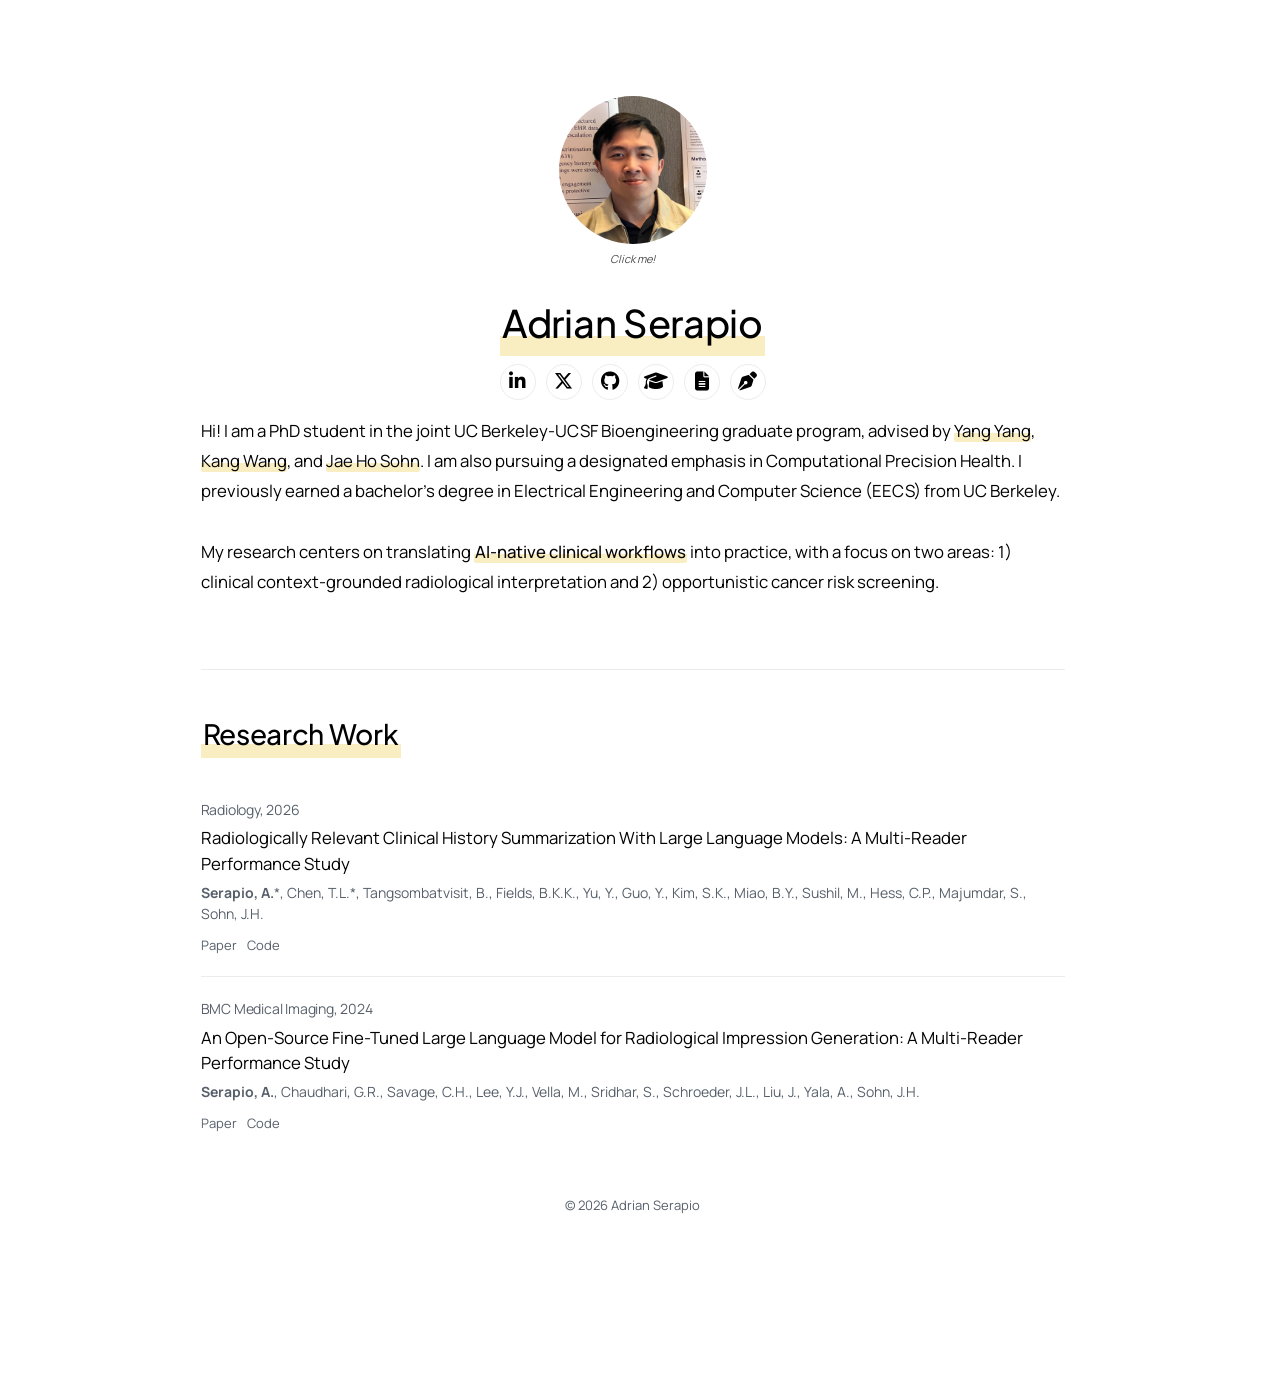
<file: index.html>
<!DOCTYPE html>
<html lang="en">
<head>
  <meta charset="utf-8" />

  <title>Adrian Serapio</title>

  <!-- Favicon (all platforms) -->
  <link rel="icon" href="favicon.ico?v=11" sizes="32x32" />
  <link rel="icon" type="image/svg+xml" href="favicon.svg?v=11" />
  <link rel="icon" type="image/png" href="favicon.png?v=11" />
  <link rel="apple-touch-icon" href="apple-touch-icon-v2.png?v=11" />

  <meta name="viewport" content="width=device-width, initial-scale=1" />
  <meta name="description" content="Adrian Serapio is a UC Berkeley–UCSF Bioengineering PhD student building AI-native clinical workflows." />
  <meta name="color-scheme" content="light" />

  <!-- Canonical -->
  <link rel="canonical" href="https://adtserapio.github.io/" />

  <!-- Open Graph (no Twitter tags) -->
  <meta property="og:type" content="website" />
  <meta property="og:locale" content="en_US" />
  <meta property="og:site_name" content="Adrian Serapio" />
  <meta property="og:title" content="Adrian Serapio" />
  <meta property="og:description" content="Adrian Serapio is a UC Berkeley–UCSF Bioengineering PhD student building AI-native clinical workflows." />
  <meta property="og:url" content="https://adtserapio.github.io/" />
  <meta property="og:image" content="https://adtserapio.github.io/preview.png" />
  <meta property="og:image:width" content="1200" />
  <meta property="og:image:height" content="630" />

  <!-- Structured data -->
  <script type="application/ld+json">
  {
    "@context": "https://schema.org",
    "@type": "Person",
    "name": "Adrian Serapio",
    "url": "https://adtserapio.github.io/",
    "image": "https://adtserapio.github.io/Photo.png",
    "jobTitle": "PhD Student, Bioengineering (UC Berkeley–UCSF)",
    "description": "Researcher building AI-native clinical Workflows",
    "affiliation": [
      { "@type": "Organization", "name": "University of California, Berkeley" },
      { "@type": "Organization", "name": "University of California, San Francisco" }
    ],
    "sameAs": [
      "https://www.linkedin.com/in/adrian-serapio",
      "https://scholar.google.com/citations?user=acDFpiQAAAAJ",
      "https://github.com/adtserapio"
    ]
  }
  </script>

<!-- Google Fonts: Manrope -->
  <link rel="preconnect" href="https://fonts.googleapis.com" />
  <link rel="preconnect" href="https://fonts.gstatic.com" crossorigin />
  <link href="https://fonts.googleapis.com/css2?family=Plus+Jakarta+Sans:wght@400;500;550;600;700&family=Manrope:wght@400;500;600;700&display=swap" rel="stylesheet" />

  <!-- Preload critical assets -->
  <link rel="preload" href="click_me.jpg" as="image" />
  <link rel="preload" href="choose_me.jpg" as="image" />
  <link rel="preload" href="love_me.jpg" as="image" />
  <link rel="preload" href="https://cdnjs.cloudflare.com/ajax/libs/font-awesome/6.5.2/css/all.min.css" as="style" crossorigin="anonymous" />
  <link rel="preload" href="https://cdnjs.cloudflare.com/ajax/libs/font-awesome/6.5.2/webfonts/fa-brands-400.woff2" as="font" type="font/woff2" crossorigin="anonymous" />
  <link rel="preload" href="https://cdnjs.cloudflare.com/ajax/libs/font-awesome/6.5.2/webfonts/fa-solid-900.woff2" as="font" type="font/woff2" crossorigin="anonymous" />

  <!-- Icons -->
  <link rel="stylesheet" href="https://cdnjs.cloudflare.com/ajax/libs/font-awesome/6.5.2/css/all.min.css" integrity="sha512-SnH5WK+bZxgPHs44uWIX+LLJAJ9/2PkPKZ5QiAj6Ta86w+fsb2TkcmfRyVX3pBnMFcV7oQPJkl9QevSCWr3W6A==" crossorigin="anonymous" referrerpolicy="no-referrer" />


  <style>
    :root {
      --bg: #ffffff;
      --fg: #000000;
      --muted: #57606a;
      --accent: #e6b800;
      --highlight: color-mix(in oklab, var(--accent) 24%, transparent);
      --highlight-hover: color-mix(in oklab, var(--accent) 42%, transparent);
      --card-border: rgba(13, 17, 23, 0.08);
      --maxw: 960px;
      --padx: 40px;
    }




    .ascii-video-wrap {
      position: fixed;
      top: 0;
      right: 0;
      bottom: 0;
      left: calc(300px + var(--maxw) - 200px);
      z-index: 0;
      pointer-events: none;
      user-select: none;
      display: flex;
      align-items: center;
      justify-content: center;
      overflow: hidden;
      /* Opaque bg matching the page so the video's flat background can blend
         into it (mix-blend-mode blends within this stacking context, not the
         whole page). Makes the video rectangle seamless. */
      background: var(--bg);
    }
    .ascii-video-wrap video {
      /* Scales with viewport width above the 1400px breakpoint instead of
         capping at a fixed 350px, so large/high-res screens get a bigger
         heart. Ratio (575/350 ≈ 1.643) kept consistent between the two. */
      max-width: clamp(350px, 22vw, 620px);
      max-height: clamp(575px, 36vw, 1020px);
      object-fit: contain;
      opacity: 1;
      /* white bg + multiply: the flat video background resolves exactly to
         the page bg, so its edge is invisible. */
      mix-blend-mode: multiply;
    }
    @media (max-width: 1400px) {
      .ascii-video-wrap {
        position: relative;
        left: 0;
        top: auto;
        right: auto;
        bottom: auto;
        width: 100%;
        justify-content: center;
        padding: 0 0 40px;
      }
      .ascii-video-wrap video {
        max-width: 220px;
        max-height: 360px;
      }
    }

    * { box-sizing: border-box; }
    html {
      overflow-y: scroll;
      scrollbar-gutter: stable;
      background: var(--bg);
    }
    html, body { height: 100%; }

    body {
      margin: 0;
      color: var(--fg);
      background: var(--bg);
      font: 16px/1.7 "Manrope", -apple-system, BlinkMacSystemFont, "Segoe UI", Roboto, Helvetica Neue, Arial, sans-serif;
      -webkit-font-smoothing: antialiased;
      -moz-osx-font-smoothing: grayscale;
    }

    a {
      color: var(--fg);
      text-decoration: none;
      background-image: linear-gradient(transparent 62%, var(--highlight) 62%);
      background-repeat: no-repeat;
      transition: background-image 0.2s ease;
      border-radius: 2px;
    }
    a:hover {
      background-image: linear-gradient(transparent 62%, var(--highlight-hover) 62%);
    }
    a:focus-visible {
      outline: 2px solid color-mix(in oklab, var(--accent) 70%, transparent);
      outline-offset: 3px;
      border-radius: 6px;
    }



    /* -----------------------------
       Page layout
    ------------------------------ */
    .wrap {
      max-width: var(--maxw);
      margin: 0;
      padding: 60px 40px 80px 240px;
      position: relative;
      z-index: 2;
    }
    @media (max-width: 1400px) {
      .wrap {
        padding: 40px 48px 12px;
        margin: 0 auto;
      }
      .wrap .toprow { align-items: center; margin-top: 24px; }
      .wrap .toprow > div { align-items: center; }
      .wrap h1 { text-align: center; }
      .wrap nav.links { justify-content: center; }
      .wrap .intro { text-align: left; }
      .wrap footer { text-align: center; margin-top: 24px; }
    }

    header {
      margin-bottom: 40px;
      padding: 32px 0;
    }

    .toprow { display:flex; flex-direction:column; align-items:flex-start; gap:8px; text-align:left; }
    .toprow > div { display:flex; flex-direction:column; align-items:flex-start; }
    .links { margin-top: 8px; }

    .avatar-wrap {
      position: relative;
      z-index: 3;
      display: flex;
      flex-direction: column;
      align-items: center;
      gap: 6px;
      cursor: pointer;
    }
    .avatar-wrap img {
      width: 148px;
      height: 148px;
      object-fit: cover;
      border-radius: 50%;
    }
    .avatar-wrap .click-hint {
      font-size: 11px;
      opacity: 0.7;
      font-style: italic;
      text-align: center;
      width: 148px;
      height: 3em;
    }

    h1 {
      margin: 0;
      font-size: clamp(30px, 4.5vw, 38px);
      letter-spacing: -0.3px;
      font-weight: 500;
      color: var(--fg);
      font-family: "Plus Jakarta Sans", sans-serif;
      display: inline-block;
      background-image: linear-gradient(transparent 70%, var(--highlight) 70%);
      background-repeat: no-repeat;
      padding: 0 2px;
    }

    .links { display:flex; gap:10px; }
    .icon {
      display:inline-flex;
      align-items:center;
      justify-content:center;
      width:36px;
      height:36px;
      border-radius:50%;
      background: transparent;
      border: 1px solid var(--card-border);
      background-image: none;
      transition: border-color 0.2s ease, background-color 0.2s ease, color 0.2s ease;
    }
    .icon {
      text-decoration: none;
    }
    .icon:hover {
      border-color: var(--accent);
      background-color: var(--accent);
      color: #fff;
      text-decoration: none;
      background-image: none;
    }
    .icon i { font-size: 19px; line-height: 1; }

    .intro {
      font-size: 1.05rem;
      margin: 16px 0 0;
      line-height: 1.8;
      color: var(--fg);
      text-align: left;
    }

    .bio-emphasis {
      font-weight: 500;
      color: color-mix(in oklab, var(--fg) 86%, var(--accent) 14%);
      background-image: linear-gradient(transparent 62%, var(--highlight) 62%);
      background-repeat: no-repeat;
      border-radius: 2px;
      padding: 0 1px;
    }

    hr {
      height: 1px;
      border: 0;
      background: var(--card-border);
      margin: 0 0 40px;
    }

    section {
      padding: 0;
    }

    h2 {
      margin: 0 0 4px;
      font-size: clamp(22px, 3vw, 28px);
      letter-spacing: -0.3px;
      color: var(--fg);
      font-weight: 500;
      font-family: "Plus Jakarta Sans", sans-serif;
      display: inline-block;
      background-image: linear-gradient(transparent 70%, var(--highlight) 70%);
      background-repeat: no-repeat;
      padding: 0 2px;
    }

    .pubs {
      margin-top: 16px;
    }
    .pub {
      padding: 20px 0;
      margin-bottom: 0;
    }
    .pub + .pub {
      border-top: 1px solid var(--card-border);
    }
    .pub .venue {
      color: var(--muted);
      font-size: 14px;
      letter-spacing: -0.2px;
      font-weight: 400;
      margin-bottom: 4px;
      font-family: "Manrope", -apple-system, BlinkMacSystemFont, sans-serif;
    }
    .pub .title {
      font-weight: 400;
      margin: 4px 0 6px;
      line-height: 1.5;
      color: var(--fg);
      font-size: 1.05rem;
    }
    .pub .title a {
      color: inherit;
      background-image: none;
    }
    .pub .title a:hover {
      background-image: linear-gradient(transparent 62%, var(--highlight-hover) 62%);
    }
    .pub .authors {
      color: var(--muted);
      font-size: 14px;
      line-height: 1.5;
    }
    .pub .links { margin-top: 10px; display:flex; gap:10px; flex-wrap:wrap; }
    .pub .links a {
      padding: 0;
      font-size: 13px;
      font-weight: 400;
      color: var(--muted);
      border: none;
      background-image: none;
      transition: color 0.2s ease, background-image 0.2s ease;
      display: inline;
      font-family: "Manrope", -apple-system, BlinkMacSystemFont, sans-serif;
    }
    .pub .links a:hover {
      color: var(--fg);
      background-image: linear-gradient(transparent 62%, var(--highlight-hover) 62%);
    }

    footer {
      margin-top: 32px;
      color: var(--muted);
      font-size: 13px;
      text-align: left;
      padding: 16px 0;
    }

  </style>
</head>

<body>
  <div class="wrap">
    <header>
      <div class="toprow">
        <div class="avatar-wrap" id="avatar-toggle">
          <img src="click_me.jpg" alt="Portrait of Adrian Serapio" draggable="false" />
          <span class="click-hint">Click me!</span>
        </div>
        <div>
          <h1>Adrian Serapio</h1>
          <nav class="links" aria-label="profiles">
          <!-- LinkedIn -->
          <a class="icon" href="https://www.linkedin.com/in/adrian-serapio" target="_blank" rel="noopener" aria-label="LinkedIn">
            <i class="fa-brands fa-linkedin-in" aria-hidden="true"></i>
          </a>
          <!-- X (Twitter) -->
          <a class="icon" href="https://x.com/adtserapio" target="_blank" rel="noopener" aria-label="X (Twitter)">
            <i class="fa-brands fa-x-twitter" aria-hidden="true"></i>
          </a>
          <!-- GitHub -->
          <a class="icon" href="https://github.com/adtserapio" target="_blank" rel="noopener" aria-label="GitHub">
            <i class="fa-brands fa-github" aria-hidden="true"></i>
          </a>
          <!-- Google Scholar -->
          <a class="icon" href="https://scholar.google.com/citations?user=acDFpiQAAAAJ" target="_blank" rel="noopener" aria-label="Google Scholar">
            <i class="fa-solid fa-graduation-cap" aria-hidden="true"></i>
          </a>
          <!-- Resume PDF -->
          <a class="icon" href="Resume.pdf" target="_blank" rel="noopener" aria-label="Resume PDF">
            <i class="fa-solid fa-file-lines" aria-hidden="true"></i>
          </a>
          <!-- Blog -->
          <a class="icon" href="blog/index.html" aria-label="Blog">
            <i class="fa-solid fa-pen-nib" aria-hidden="true"></i>
          </a>
          </nav>
        </div>
      </div>

      <p class="intro">
Hi! I am a PhD student in the joint UC Berkeley-UCSF Bioengineering graduate program, advised by
<a href="https://profiles.ucsf.edu/yang.yang" target="_blank" rel="noopener">Yang Yang</a>, <a href="https://profiles.ucsf.edu/kang.wang" target="_blank" rel="noopener">Kang Wang</a>, and <a href="https://profiles.ucsf.edu/jae.sohn" target="_blank" rel="noopener">Jae Ho Sohn</a>.
I am also pursuing a designated emphasis in Computational Precision Health. I previously earned a bachelor’s degree in Electrical Engineering and Computer Science (EECS)
from UC Berkeley. 
<br/> <br/>
My research centers on translating <span class="bio-emphasis">AI-native clinical workflows</span> into practice, with a focus on two areas: 
1) clinical context-grounded radiological interpretation 
and 2) opportunistic cancer risk screening.
      </p>
    </header>

    <hr />

    <section aria-labelledby="pubs-heading">
      <h2 id="pubs-heading">Research Work</h2>
      <div class="pubs" id="pubs"></div>
    </section>

    <footer style="user-select:none;">
      <span>© <span id="year"></span> Adrian Serapio</span>
    </footer>
  </div>

  <!-- ASCII animation video (right side on desktop, below content on mobile) -->
  <div class="ascii-video-wrap" aria-hidden="true">
    <video id="ascii-video" autoplay muted loop playsinline></video>
  </div>
  <script>
    document.getElementById('ascii-video').src = 'heart_ascii_light.mp4';
  </script>


  <script>
    const publications = [
      {
        title: "Radiologically Relevant Clinical History Summarization With Large Language Models: A Multi-Reader Performance Study",
        authors: "<strong>Serapio, A.</strong>*, Chen, T.L.*, Tangsombatvisit, B., Fields, B.K.K., Yu, Y., Guo, Y., Kim, S.K., Miao, B.Y., Sushil, M., Hess, C.P., Majumdar, S., Sohn, J.H.",
        venue: "Radiology, 2026",
        links: [
          { label: "Paper", href: "https://doi.org/10.1148/radiol.253238" },
          { label: "Code", href: "https://github.com/bdrad/llm-radiological-clinical-history-summarization" }
        ]
      },
      {
        title: "An Open-Source Fine-Tuned Large Language Model for Radiological Impression Generation: A Multi-Reader Performance Study",
        authors: "<strong>Serapio, A.</strong>, Chaudhari, G.R., Savage, C.H., Lee, Y.J., Vella, M., Sridhar, S., Schroeder, J.L., Liu, J., Yala, A., Sohn, J.H.",
        venue: "BMC Medical Imaging, 2024",
        links: [
          { label: "Paper", href: "https://doi.org/10.1186/s12880-024-01435-w" },
          { label: "Code", href: "https://github.com/bdrad/radiological-report-impression-generation" }
        ]
      }
    ];

    const $pubs = document.getElementById('pubs');
    const pubItem = (p) => {
      const paperLink = p.links?.find(l => l.label === 'Paper');
      const titleHtml = paperLink
        ? `<a href="${paperLink.href}" target="_blank" rel="noopener">${p.title}</a>`
        : p.title;
      return `
      <div class="pub">
        <div class="venue">${p.venue}</div>
        <div class="title">${titleHtml}</div>
        <div class="authors">${p.authors}</div>
        ${p.links?.length ? `<div class="links">${p.links.map(l => `<a href="${l.href}" target="_blank" rel="noopener">${l.label}</a>`).join('')}</div>` : ''}
      </div>`;
    };

    $pubs.innerHTML = publications.map(pubItem).join('');

    document.getElementById('year').textContent = new Date().getFullYear();


    // Avatar click toggle
    (function() {
      var wrap = document.getElementById('avatar-toggle');
      var img = wrap.querySelector('img');
      var hint = wrap.querySelector('.click-hint');
      var photos = ['click_me.jpg', 'choose_me.jpg', 'love_me.jpg'];
      var hints = ['Click me!', 'Choose me!', 'Love me!<br>- Meredith Grey'];
      var clickCount = 0;
      wrap.addEventListener('click', function() {
        clickCount++;
        var idx = clickCount % photos.length;
        img.src = photos[idx];
        hint.innerHTML = hints[idx];
      });
    })();
  </script>
</body>
</html>
</file>
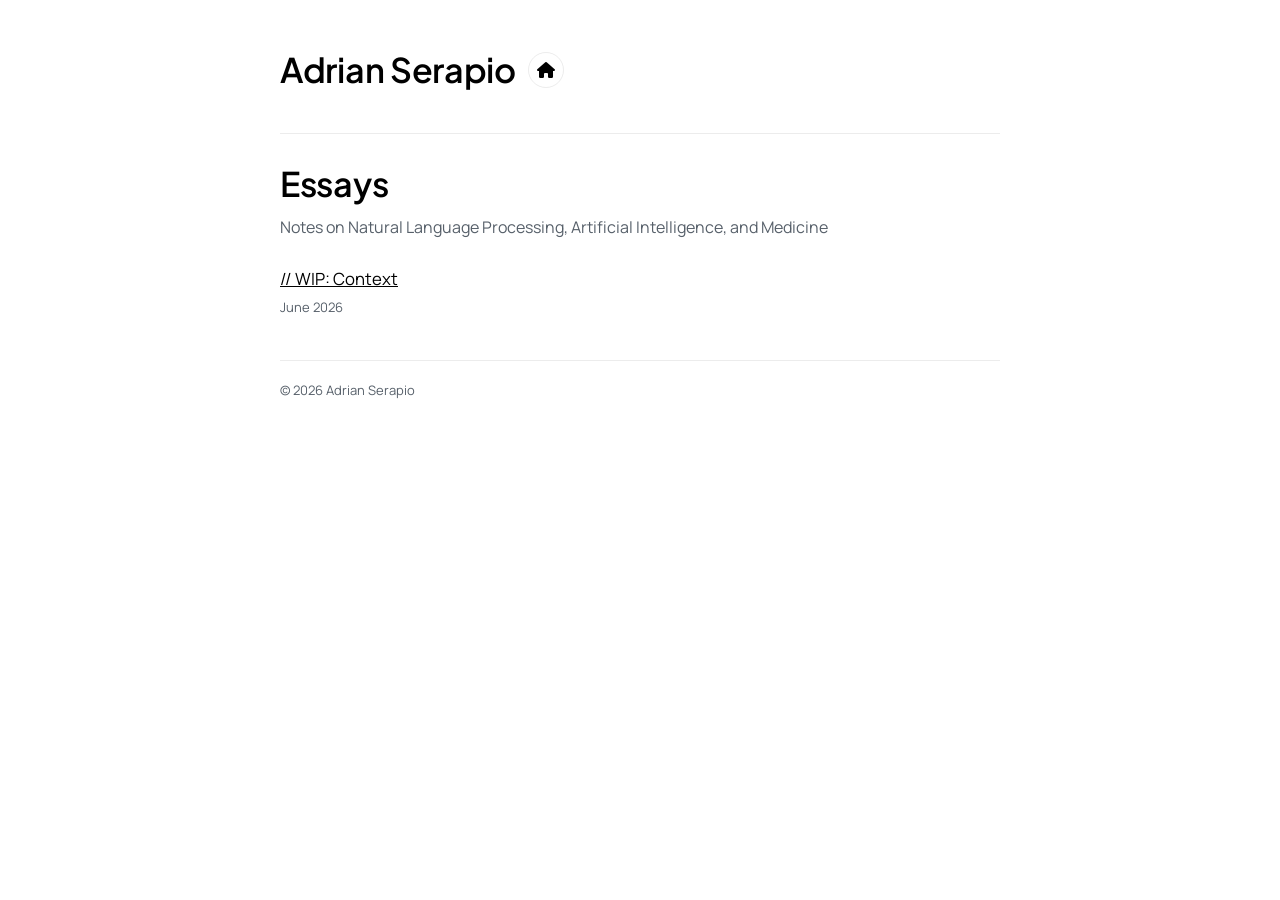
<file: blog/index.html>
<!DOCTYPE html>
<html lang="en">
<head>
  <meta charset="utf-8" />
  <meta name="viewport" content="width=device-width, initial-scale=1" />
  <title>Adrian Serapio | Blog</title>
  <meta name="description" content="Essays by Adrian Serapio." />
  <link rel="canonical" href="https://adtserapio.github.io/blog/" />
  <link rel="icon" href="../favicon.ico?v=11" sizes="32x32" />
  <link rel="icon" type="image/svg+xml" href="../favicon.svg?v=11" />
  <link rel="icon" type="image/png" href="../favicon.png?v=11" />
  <link rel="apple-touch-icon" href="../apple-touch-icon-v2.png?v=11" />
  <link rel="preconnect" href="https://fonts.googleapis.com" />
  <link rel="preconnect" href="https://fonts.gstatic.com" crossorigin />
  <link href="https://fonts.googleapis.com/css2?family=Plus+Jakarta+Sans:wght@400;500;550;600;700&family=Manrope:wght@400;500&display=swap" rel="stylesheet" />
  <link rel="stylesheet" href="https://cdnjs.cloudflare.com/ajax/libs/font-awesome/6.5.2/css/all.min.css" integrity="sha512-SnH5WK+bZxgPHs44uWIX+LLJAJ9/2PkPKZ5QiAj6Ta86w+fsb2TkcmfRyVX3pBnMFcV7oQPJkl9QevSCWr3W6A==" crossorigin="anonymous" referrerpolicy="no-referrer" />
  <link rel="stylesheet" href="blog.css?v=3" />
</head>
<body>
  <div class="page">
    <header>
      <p class="site-title">Adrian Serapio</p>
      <nav class="nav" aria-label="Blog navigation">
        <a class="home-link" href="../index.html" aria-label="Home">
          <i class="fa-solid fa-house" aria-hidden="true"></i>
        </a>
      </nav>
    </header>

    <main>
      <h1>Essays</h1>
      <p>Notes on Natural Language Processing, Artificial Intelligence, and Medicine</p>

      <ul class="essay-list">
        <li>
          <a href="context.html">// WIP: Context</a>
          <span class="essay-date">June 2026</span>
        </li>
      </ul>
    </main>

    <footer style="user-select:none;">
      © 2026 Adrian Serapio
    </footer>
  </div>

</body>
</html>
</file>
<file: blog/blog.css>
:root {
  --bg: #ffffff;
  --fg: #000000;
  --muted: #57606a;
  --card-border: rgba(13, 17, 23, 0.08);
  --accent: #1f6feb;
  --maxw: 760px;
  --padx: 20px;
}

* {
  box-sizing: border-box;
}

html,
body {
  height: 100%;
  -webkit-text-size-adjust: none;
  text-size-adjust: none;
}

body {
  margin: 0;
  background: var(--bg);
  color: var(--fg);
  font: 16px/1.7 "Manrope", -apple-system, BlinkMacSystemFont, "Segoe UI", Roboto, Helvetica Neue, Arial, sans-serif;
  -webkit-font-smoothing: antialiased;
  -moz-osx-font-smoothing: grayscale;
}

a {
  color: var(--fg);
  text-decoration: underline;
}

a:hover {
  text-decoration: none;
}

a:focus-visible {
  outline: 2px solid color-mix(in oklab, var(--accent) 70%, transparent);
  outline-offset: 3px;
  border-radius: 6px;
}

/* ASCII video wrap — matches main page */
.ascii-video-wrap {
  position: fixed;
  top: 0;
  right: 0;
  bottom: 0;
  left: calc(50% + var(--maxw) / 2 + 40px);
  z-index: 0;
  pointer-events: none;
  user-select: none;
  display: flex;
  align-items: center;
  justify-content: center;
  overflow: hidden;
}
.ascii-video-wrap video {
  max-width: 350px;
  max-height: 575px;
  object-fit: contain;
  opacity: 1;
}
@media (max-width: 1400px) {
  .ascii-video-wrap {
    position: relative;
    left: 0;
    top: auto;
    right: auto;
    bottom: auto;
    width: 100%;
    justify-content: center;
    padding: 40px 0;
  }
  .ascii-video-wrap video {
    max-width: 280px;
    max-height: 460px;
  }
}

.page {
  max-width: var(--maxw);
  margin: 0 auto;
  padding: 32px var(--padx) 80px;
  position: relative;
  z-index: 1;
}

header {
  display: flex;
  align-items: center;
  justify-content: flex-start;
  gap: 12px;
  margin-bottom: 34px;
  padding: 18px 0 8px;
}

.site-title {
  margin: 0;
  color: var(--fg);
  font-family: "Plus Jakarta Sans", sans-serif;
  font-size: clamp(28px, 5vw, 34px);
  font-weight: 600;
  letter-spacing: -0.3px;
  line-height: 1.2;
}

.nav {
  display: flex;
  align-items: center;
  flex-wrap: wrap;
  gap: 10px;
  font-size: 13px;
}

.nav a {
  color: var(--fg);
  text-decoration: none;
  transition: border-color 0.2s ease;
}

.nav a:hover {
  text-decoration: none;
}

.nav .home-link {
  display: inline-flex;
  align-items: center;
  justify-content: center;
  width: 36px;
  height: 36px;
  border: 1px solid var(--card-border);
  border-radius: 50%;
  background: transparent;
}

.nav .home-link:hover {
  border-color: var(--fg);
}

.nav .home-link i {
  font-size: 16px;
  line-height: 1;
}

main {
  border-top: 1px solid var(--card-border);
  padding-top: 28px;
}

.back-link {
  display: inline-block;
  margin-bottom: 20px;
  font-size: 13px;
  color: var(--muted);
  text-decoration: underline;
  transition: color 0.2s ease;
}

.back-link:hover {
  color: var(--fg);
  text-decoration: none;
}

h1 {
  margin: 0 0 8px;
  font-family: "Plus Jakarta Sans", sans-serif;
  font-size: clamp(24px, 3vw, 34px);
  font-weight: 600;
  letter-spacing: -0.3px;
  line-height: 1.3;
}

h2 {
  margin: 34px 0 14px;
  font-family: "Plus Jakarta Sans", sans-serif;
  font-size: clamp(20px, 3vw, 26px);
  font-weight: 600;
  letter-spacing: -0.3px;
  color: var(--fg);
}

.date {
  margin: 0 0 28px;
  color: var(--muted);
  font-size: 13px;
}

p {
  margin: 0 0 18px;
  color: var(--muted);
}

article p {
  color: var(--fg);
  font-size: 1.05rem;
  line-height: 1.8;
}

.math-block {
  margin: 24px 0 28px;
  overflow-x: auto;
  overflow-y: hidden;
  padding: 2px 0;
}

.math-block mjx-container {
  min-width: max-content;
}

.essay-list {
  list-style: none;
  margin: 24px 0 0;
  padding: 0;
}

.essay-list li {
  margin: 0 0 16px;
}

.essay-list a {
  font-size: 1.05rem;
  font-family: "Manrope", -apple-system, BlinkMacSystemFont, sans-serif;
}

.essay-list .essay-date {
  display: block;
  margin-top: 2px;
  color: var(--muted);
  font-size: 13px;
}

footer {
  border-top: 1px solid var(--card-border);
  margin-top: 42px;
  padding-top: 18px;
  color: var(--muted);
  font-size: 13px;
}

@media (max-width: 480px) {
  .page {
    padding-top: 30px;
  }

  header {
    margin-bottom: 26px;
    padding-top: 8px;
  }
}
</file>
